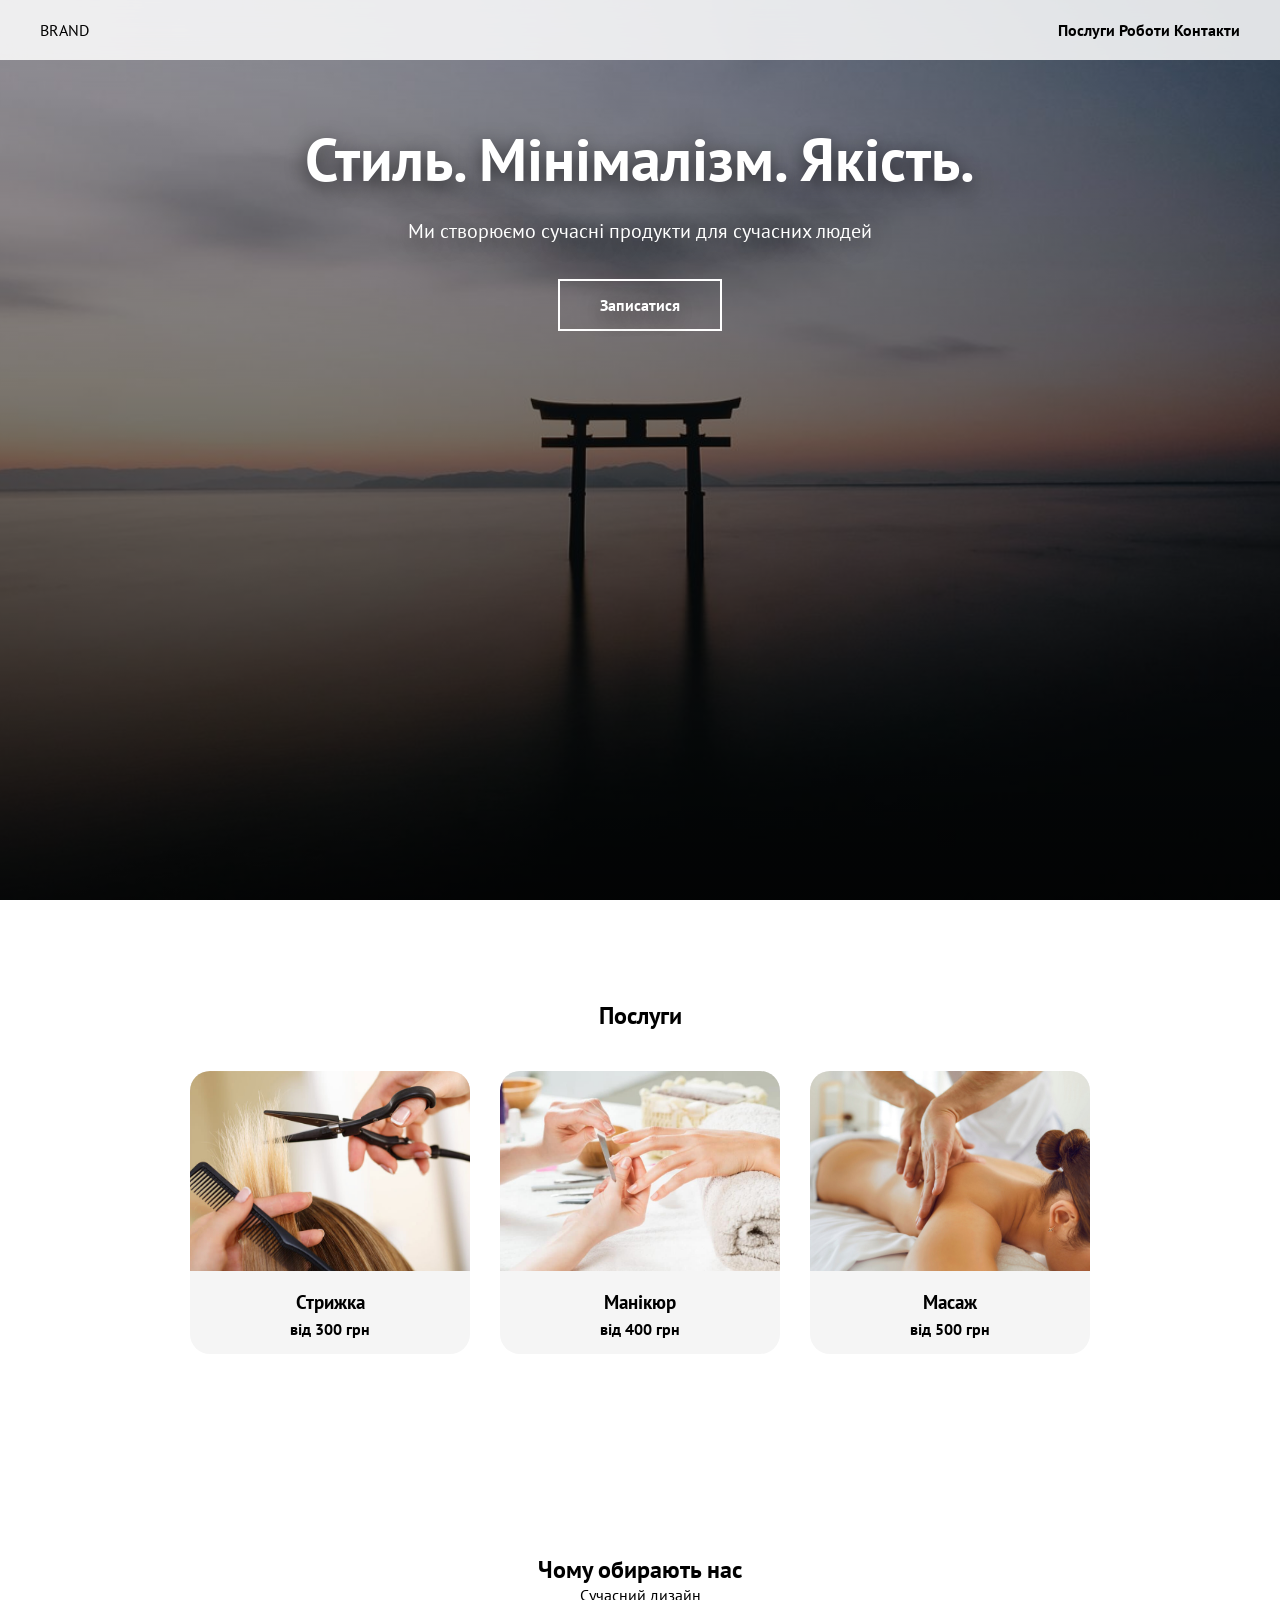
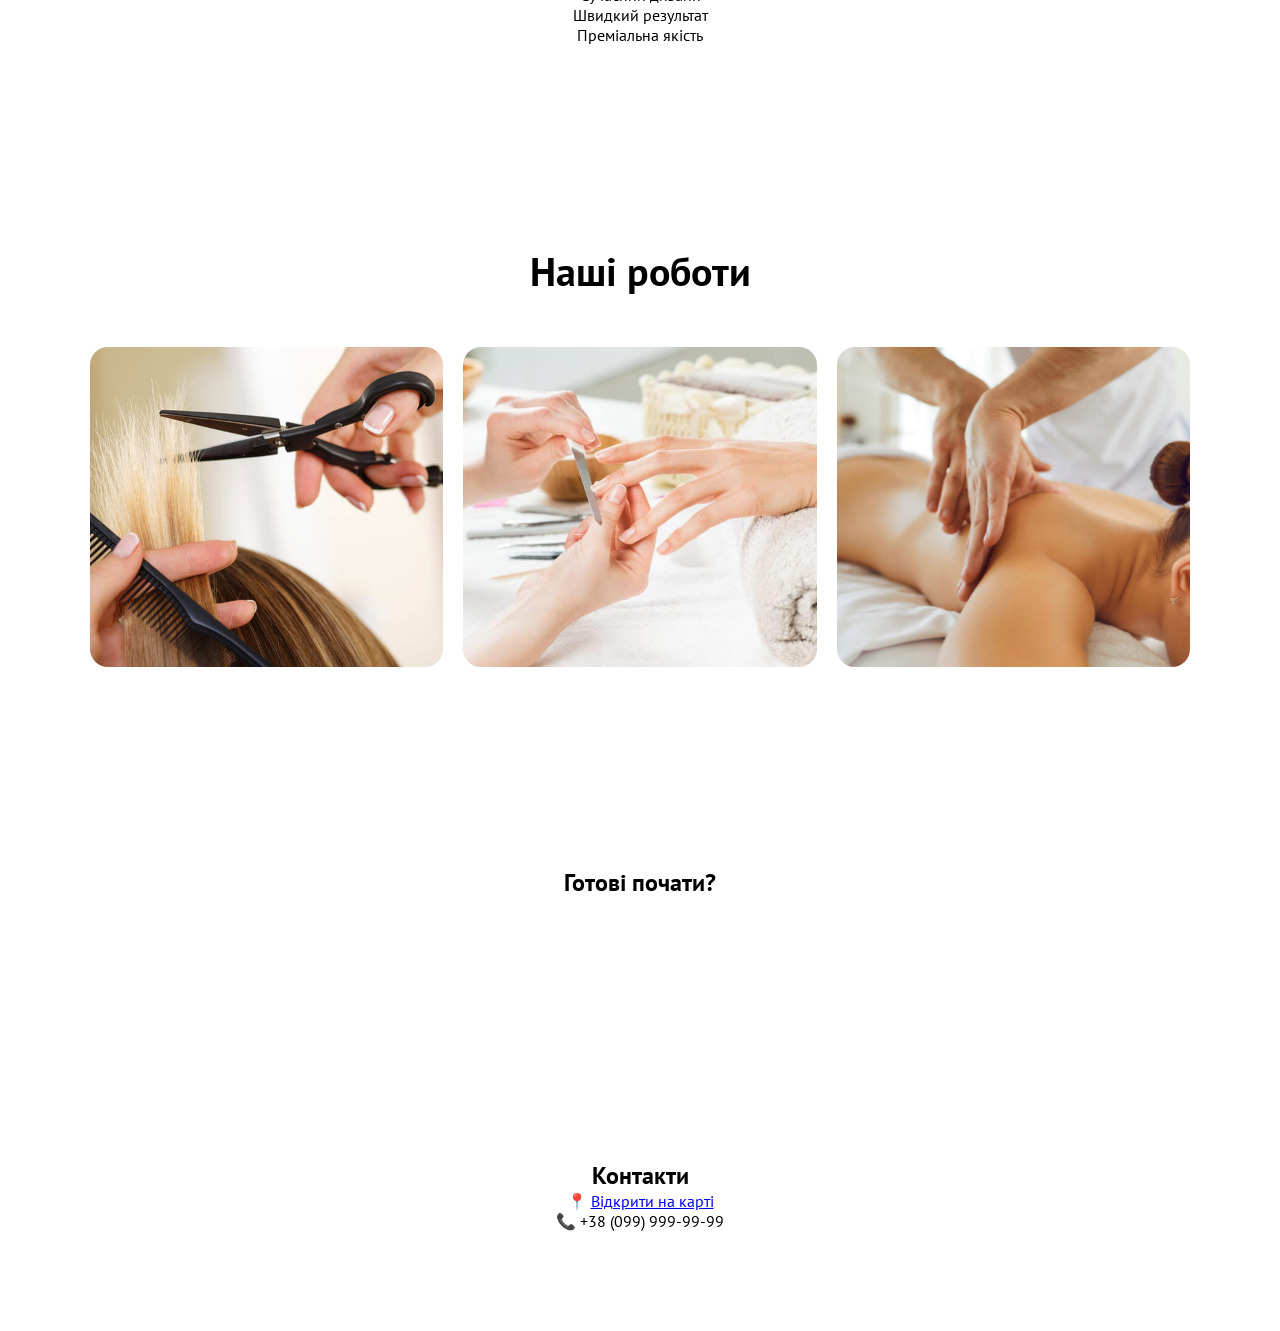
<file: index.html>
<!DOCTYPE html>
<html lang="uk">
<head>
    <meta charset="UTF-8">
    <title>Brand Minimal</title>
    <meta name="viewport" content="width=device-width, initial-scale=1.0">

    <!-- PTG HanBold похожий на Apple -->
    <link href="https://fonts.googleapis.com/css2?family=PT+Sans:ital,wght@0,700;1,700&display=swap" rel="stylesheet">

    <link rel="stylesheet" href="style.css">
</head>
<body>

<header class="header">
    <div class="logo">BRAND</div>
    <nav>
        <a href="#services">Послуги</a>
        <a href="#gallery">Роботи</a>
        <a href="#contacts">Контакти</a>
    </nav>
</header>

<!-- HERO -->
<section class="hero">
    <div class="overlay"></div> <!-- градиент поверх фото -->
    <div class="hero-content fade-in">
        <h1>Стиль. Мінімалізм. Якість.</h1>
        <p>Ми створюємо сучасні продукти для сучасних людей</p>
        <a href="#booking" class="btn">Записатися</a>
    </div>
</section>

<!-- SERVICES -->
<section id="services" class="section">
    <h2 class="fade-in">Послуги</h2>
<div class="cards">

    <a href="haircut.html" class="card fade-in">
        <img src="images/hair.jpg">
        <h3>Стрижка</h3>
        <span>від 300 грн</span>
    </a>

    <a href="nails.html" class="card fade-in">
        <img src="images/nails.jpg">
        <h3>Манікюр</h3>
        <span>від 400 грн</span>
    </a>

    <a href="brows.html" class="card fade-in">
        <img src="images/brows.jpg">
        <h3>Масаж</h3>
        <span>від 500 грн</span>
    </a>

</div>
    </div>
</section>

<!-- ADVANTAGES -->
<section class="advantages section">
    <h2 class="fade-in">Чому обирають нас</h2>
    <div class="adv-grid">
        <div class="adv-item fade-in">Сучасний дизайн</div>
        <div class="adv-item fade-in">Швидкий результат</div>
        <div class="adv-item fade-in">Преміальна якість</div>
    </div>
</section>

<!-- GALLERY -->
<section id="gallery" class="gallery section">
    <h2 class="fade-in">Наші роботи</h2>
    <div class="gallery-grid">
        <img class="fade-in" src="images/hair.jpg" alt="Робота 1">
        <img class="fade-in" src="images/nails.jpg" alt="Робота 2">
        <img class="fade-in" src="images/brows.jpg" alt="Робота 3">
    </div>
</section>

<!-- BOOKING -->
<section id="booking" class="booking section">
    <h2 class="fade-in">Готові почати?</h2>
    <a href="https://t.me/username" class="btn fade-in">Написати в Telegram</a>
</section>

<!-- CONTACTS -->
<section id="contacts" class="contacts section">
    <h2 class="fade-in">Контакти</h2>
    <p class="fade-in">📍 <a href="https://www.google.com/maps/place/%D0%9A%D0%B8%D1%97%D0%B2,+02000" target="_blank">Відкрити на карті</a></p>
    <p class="fade-in">📞 +38 (099) 999-99-99</p>
</section>

<script src="script.js"></script>
</body>
</html>
</file>
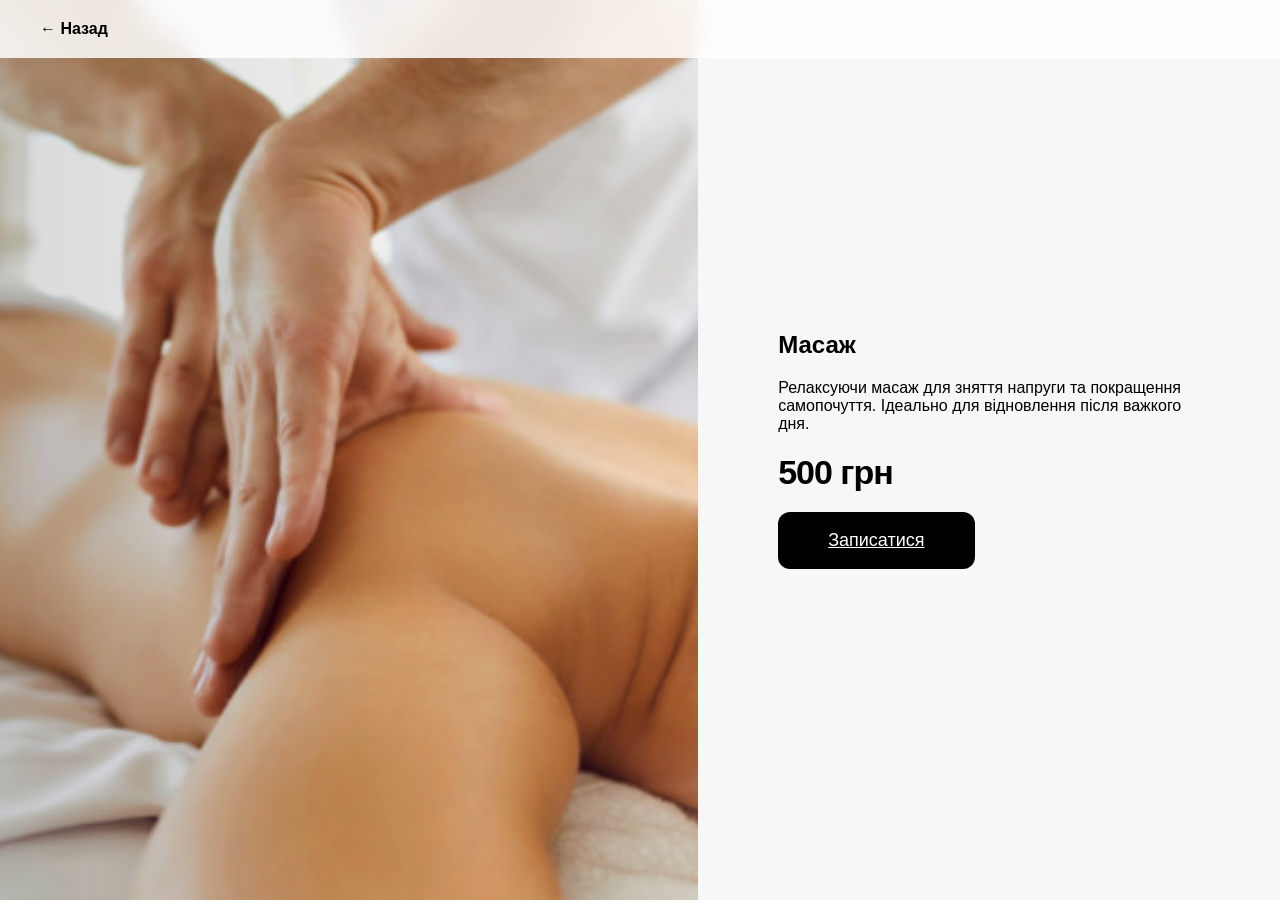
<file: brows.html>
<!DOCTYPE html>
<html lang="uk">
<head>
    <meta charset="UTF-8">
    <title>Стрижка</title>
    <meta name="viewport" content="width=device-width, initial-scale=1.0">

    <link rel="stylesheet" href="style.css">
</head>
<body>

<header class="header">
    <a href="index.html">← Назад</a>
</header>

<section class="service-page">

    <!-- Фото -->
    <div class="service-image">
        <img src="images/brows.jpg" alt="Масаж">
    </div>

    <!-- Контент -->
    <div class="service-content">
        <h1>Масаж</h1>

        <p>
            Релаксуючи масаж для зняття напруги
          та покращення самопочуття. Ідеально для відновлення після важкого дня.
        </p>

        <div class="price">500 грн</div>

        <a href="https://t.me/username?text=Хочу%20записатись%20на%20Масаж" class="big-btn">
            Записатися
        </a>
    </div>

</section>

</body>
</html>
</file>
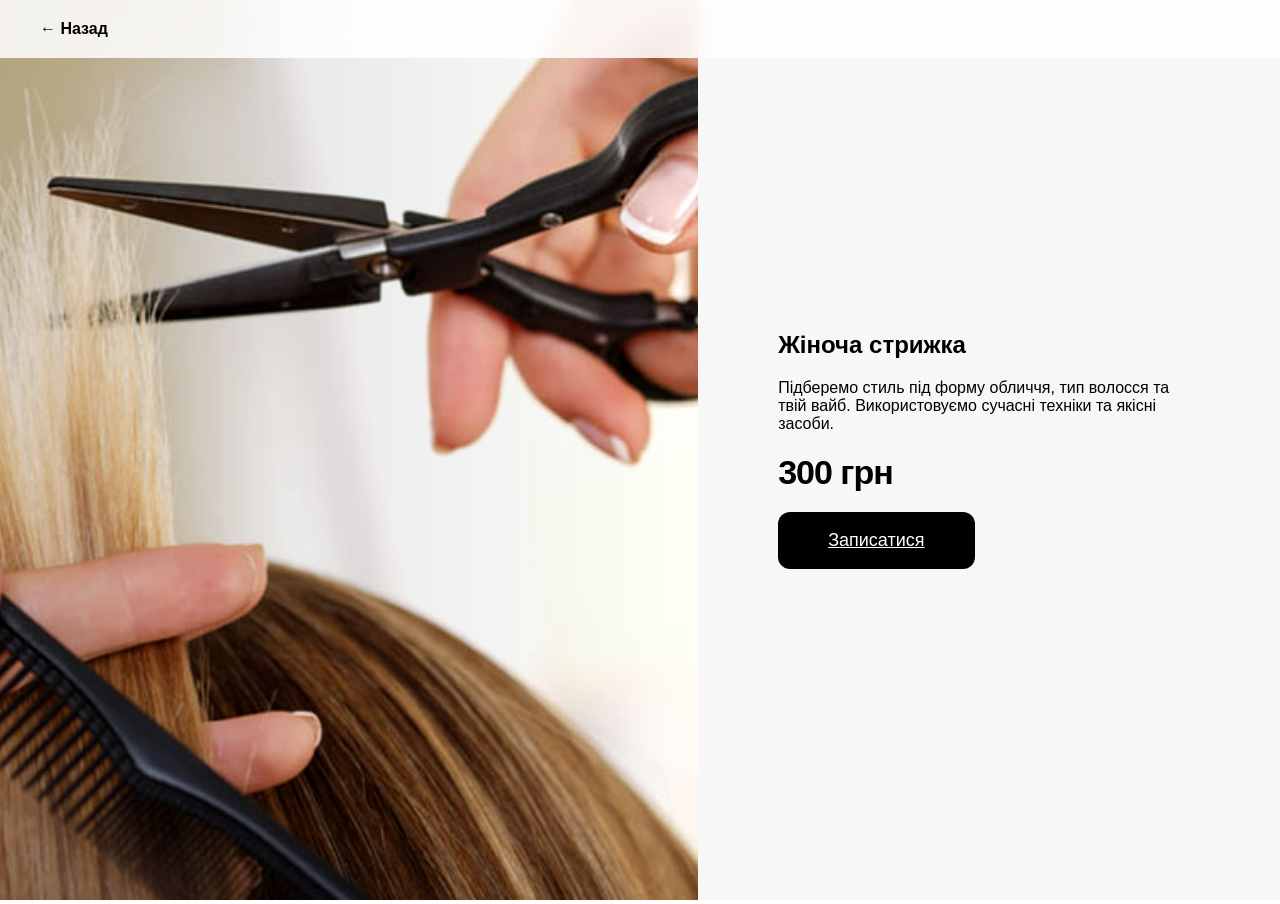
<file: haircut.html>
<!DOCTYPE html>
<html lang="uk">
<head>
    <meta charset="UTF-8">
    <title>Стрижка</title>
    <meta name="viewport" content="width=device-width, initial-scale=1.0">

    <link rel="stylesheet" href="style.css">
</head>
<body>

<header class="header">
    <a href="index.html">← Назад</a>
</header>

<section class="service-page">

    <!-- Фото -->
    <div class="service-image">
        <img src="images/hair.jpg" alt="Стрижка">
    </div>

    <!-- Контент -->
    <div class="service-content">
        <h1>Жіноча стрижка</h1>

        <p>
            Підберемо стиль під форму обличчя, тип волосся та твій вайб.
            Використовуємо сучасні техніки та якісні засоби.
        </p>

        <div class="price">300 грн</div>

        <a href="https://t.me/username?text=Хочу%20записатись%20на%20стрижку" class="big-btn">
            Записатися
        </a>
    </div>

</section>

</body>
</html>
</file>
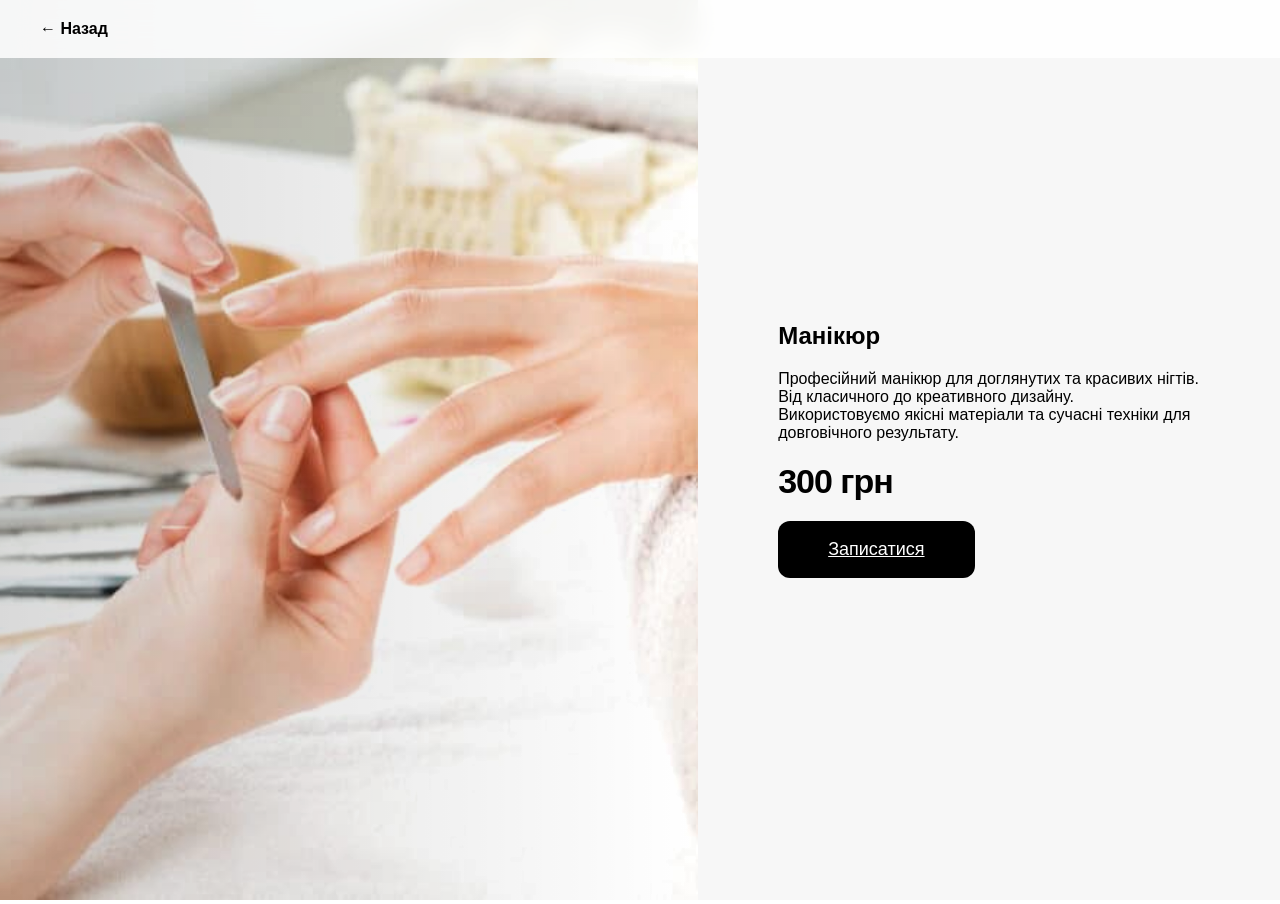
<file: nails.html>
<!DOCTYPE html>
<html lang="uk">
<head>
    <meta charset="UTF-8">
    <title>Стрижка</title>
    <meta name="viewport" content="width=device-width, initial-scale=1.0">

    <link rel="stylesheet" href="style.css">
</head>
<body>

<header class="header">
    <a href="index.html">← Назад</a>
</header>

<section class="service-page">

    <!-- Фото -->
    <div class="service-image">
        <img src="images/nails.jpg" alt="Манікюр">
    </div>

    <!-- Контент -->
    <div class="service-content">
        <h1>Манікюр</h1>

        <p>
            Професійний манікюр для доглянутих та красивих нігтів. Від класичного до креативного дизайну.
             Використовуємо якісні матеріали та сучасні техніки для довговічного результату.
        </p>

        <div class="price">300 грн</div>

        <a href="https://t.me/username?text=Хочу%20записатись%20на%20Манікюр" class="big-btn">
            Записатися
        </a>
    </div>

</section>

</body>
</html>
</file>
<file: style.css>
/* RESET */
* {
    margin: 0;
    padding: 0;
    box-sizing: border-box;
}

body {
    font-family: 'PT Sans', sans-serif;
    background: #fff;
    color: #000;
    scroll-behavior: smooth;
}

/* HEADER */
.header {
    position: fixed;
    top: 0;
    width: 100%;
    display: flex;
    justify-content: space-between;
    padding: 20px 40px;
    background: rgba(255,255,255,0.85);
    backdrop-filter: blur(12px);
    z-index: 1000;
}

.header a {
    color: #000;
    text-decoration: none;
    font-weight: 700;
}

/* HERO */
.hero {
    position: relative;
    height: 100vh;
    display: flex;
    justify-content: center;
    align-items: flex-start;
    text-align: center;
    background: url("images/bg.jpg") center/cover no-repeat;
    overflow: hidden;
}

.overlay {
    position: absolute;
    inset: 0;
    background: linear-gradient(to top, rgba(0,0,0,0.85), rgba(0,0,0,0.25));
    z-index: 1;
}

.hero-content {
    position: relative;
    z-index: 2;
    color: #fff;
    padding-top: 120px;
    max-width: 900px;
    text-shadow: 0 5px 20px rgba(0,0,0,0.6);
}

.hero h1 {
    font-size: 60px;
    margin-bottom: 20px;
}

.hero p {
    font-size: 20px;
    margin-bottom: 30px;
}

/* BUTTONS */
.btn {
    display: inline-block;
    padding: 14px 40px;
    border: 2px solid #fff;
    color: #fff;
    text-decoration: none;
    font-weight: 700;
    margin: 5px;
    transition: 0.3s;
}

.btn:hover {
    background: #fff;
    color: #000;
}

/* HEADER BTN (fix белый текст) */
.header .btn {
    border: 2px solid #000;
    color: #000;
}

.header .btn:hover {
    background: #000;
    color: #fff;
}

/* SECTION */
.section {
    padding: 100px 20px;
    text-align: center;
}

/* CARDS (УСЛУГИ) */
.cards {
    display: flex;
    justify-content: center;
    gap: 30px;
    flex-wrap: wrap;
    margin-top: 40px;
}

.card {
    display: block;
    width: 280px;
    text-decoration: none;
    color: inherit;
    border-radius: 20px;
    overflow: hidden;
    background: #f5f5f5;
    transition: 0.3s;
}

.card:hover {
    transform: translateY(-10px);
}

.card img {
    width: 100%;
    height: 200px;
    object-fit: cover;
}

.card h3 {
    margin: 15px 0 5px;
}

.card span {
    font-weight: 700;
    margin-bottom: 15px;
    display: block;
}

/* SERVICE PAGE */
.service-page {
    display: grid;
    grid-template-columns: 1.2fr 1fr;
    min-height: 100vh;
    background: #f7f7f7;
}

/* фото становится "дорогим фоном" */
.service-image {
    position: relative;
}

.service-image img {
    width: 100%;
    height: 100%;
    object-fit: cover;
    filter: grayscale(10%) contrast(1.1);
}

/* лёгкий градиент поверх фото */
.service-image::after {
    content: "";
    position: absolute;
    inset: 0;
    background: linear-gradient(to right, rgba(0,0,0,0.15), rgba(0,0,0,0));
}

/* контент центрируем */
.service-content {
    padding: 80px;
    display: flex;
    flex-direction: column;
    justify-content: center;
    gap: 20px;
}

/* цена как акцент */
.price {
    font-size: 34px;
    font-weight: 800;
    letter-spacing: -1px;
}

/* кнопка — как Apple */
.big-btn {
    background: #000;
    color: #fff;
    border: none;
    padding: 18px 50px;
    font-size: 18px;
    width: fit-content;
    border-radius: 12px;
    transition: 0.3s;
}

.big-btn:hover {
    transform: scale(1.05);
    opacity: 0.9;
}

/* FADE */
.fade-in {
    opacity: 0;
    transform: translateY(40px);
    transition: all 0.8s ease;
}

.fade-in.show {
    opacity: 1;
    transform: translateY(0);
}

/* MOBILE */
@media (max-width: 768px) {

    .hero h1 {
        font-size: 40px;
    }

    .cards {
        flex-direction: column;
        align-items: center;
    }

    .service-page {
        flex-direction: column;
    }

    .service-content {
        padding: 40px 20px;
    }
}

.gallery {
    padding: 100px 20px;
    text-align: center;
    background: #fff;
}

.gallery h2 {
    font-size: 40px;
    margin-bottom: 50px;
}

/* СЕТКА */
.gallery-grid {
    display: grid;
    grid-template-columns: repeat(3, 1fr);
    gap: 20px;
    max-width: 1100px;
    margin: 0 auto;
}

/* КАРТИНКИ */
.gallery-grid img {
    width: 100%;
    height: 320px;              /* ключевой фикс */
    object-fit: cover;         /* обрезает красиво */
    border-radius: 18px;
    transition: 0.3s;
}

/* hover эффект */
.gallery-grid img:hover {
    transform: scale(1.03);
    filter: brightness(0.9);
}

@media (max-width: 900px) {
    .gallery-grid {
        grid-template-columns: repeat(2, 1fr);
    }
}

@media (max-width: 600px) {
    .gallery-grid {
        grid-template-columns: 1fr;
    }

    .gallery-grid img {
        height: 250px;
    }
}
</file>
